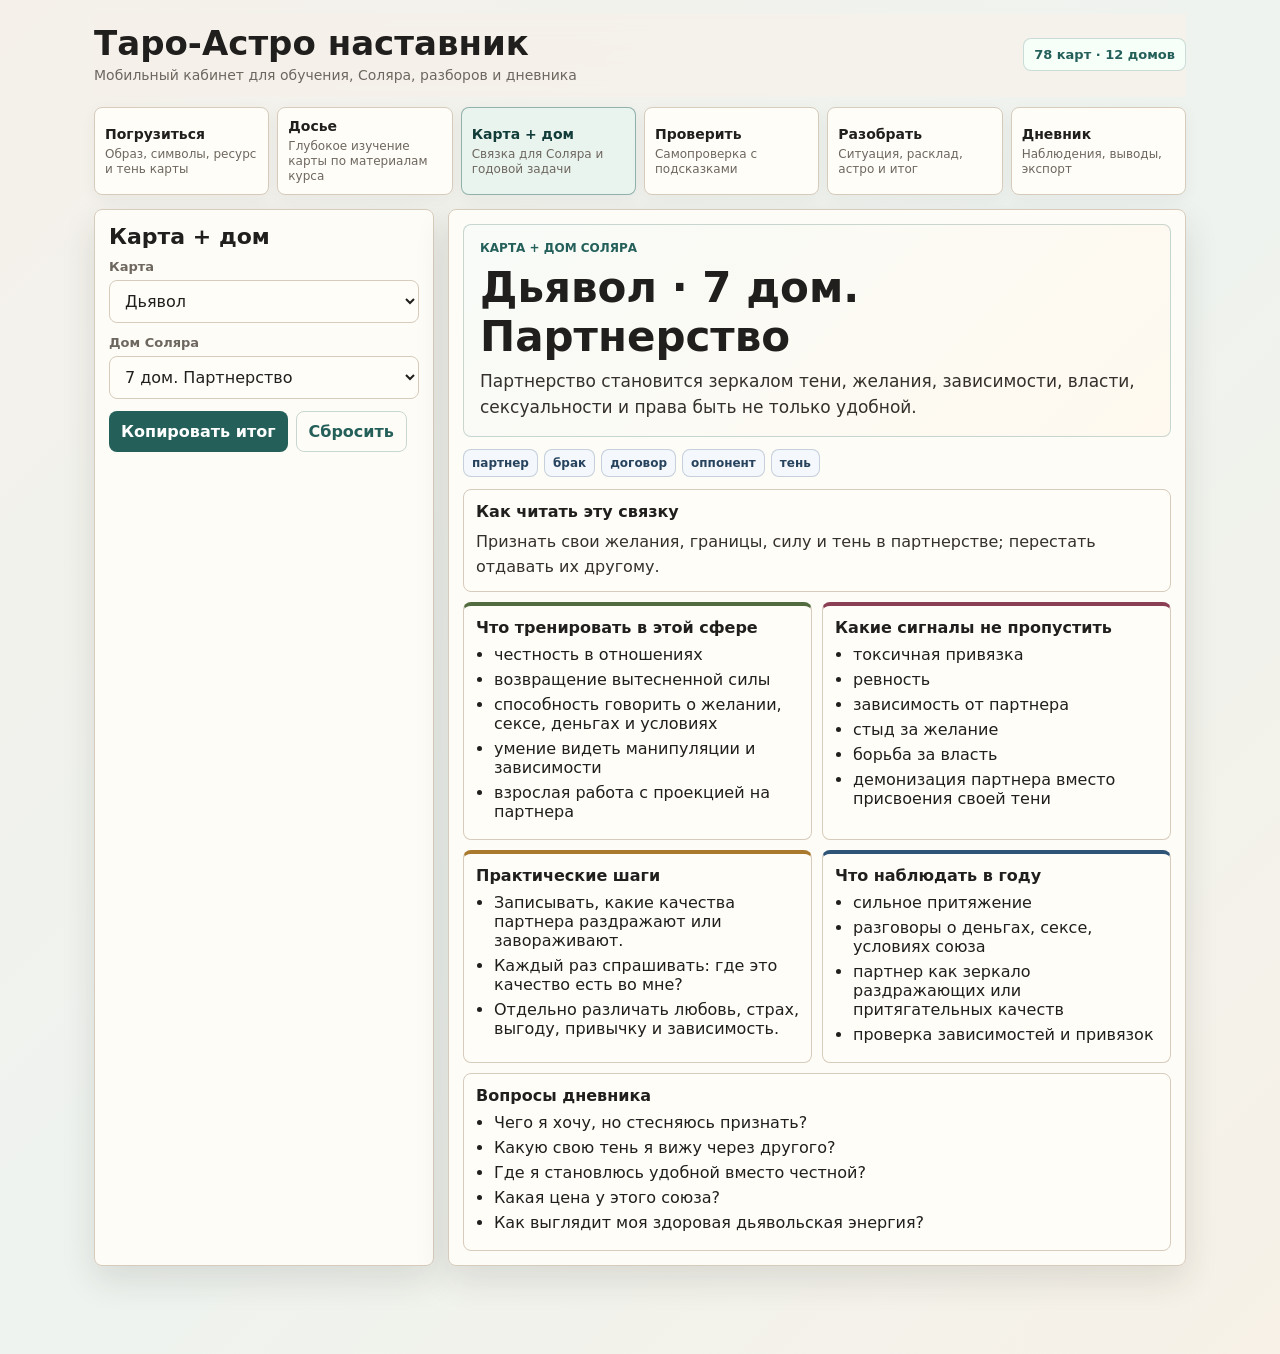
<file: index.html>
<!doctype html>
<html lang="ru">
  <head>
    <meta charset="UTF-8" />
    <meta name="viewport" content="width=device-width, initial-scale=1.0" />
    <title>Таро-Астро наставник</title>
    <link rel="stylesheet" href="./styles.css" />
  </head>
  <body>
    <div id="app"></div>
    <script src="./data.js"></script>
    <script src="./app.js"></script>
  </body>
</html>
</file>
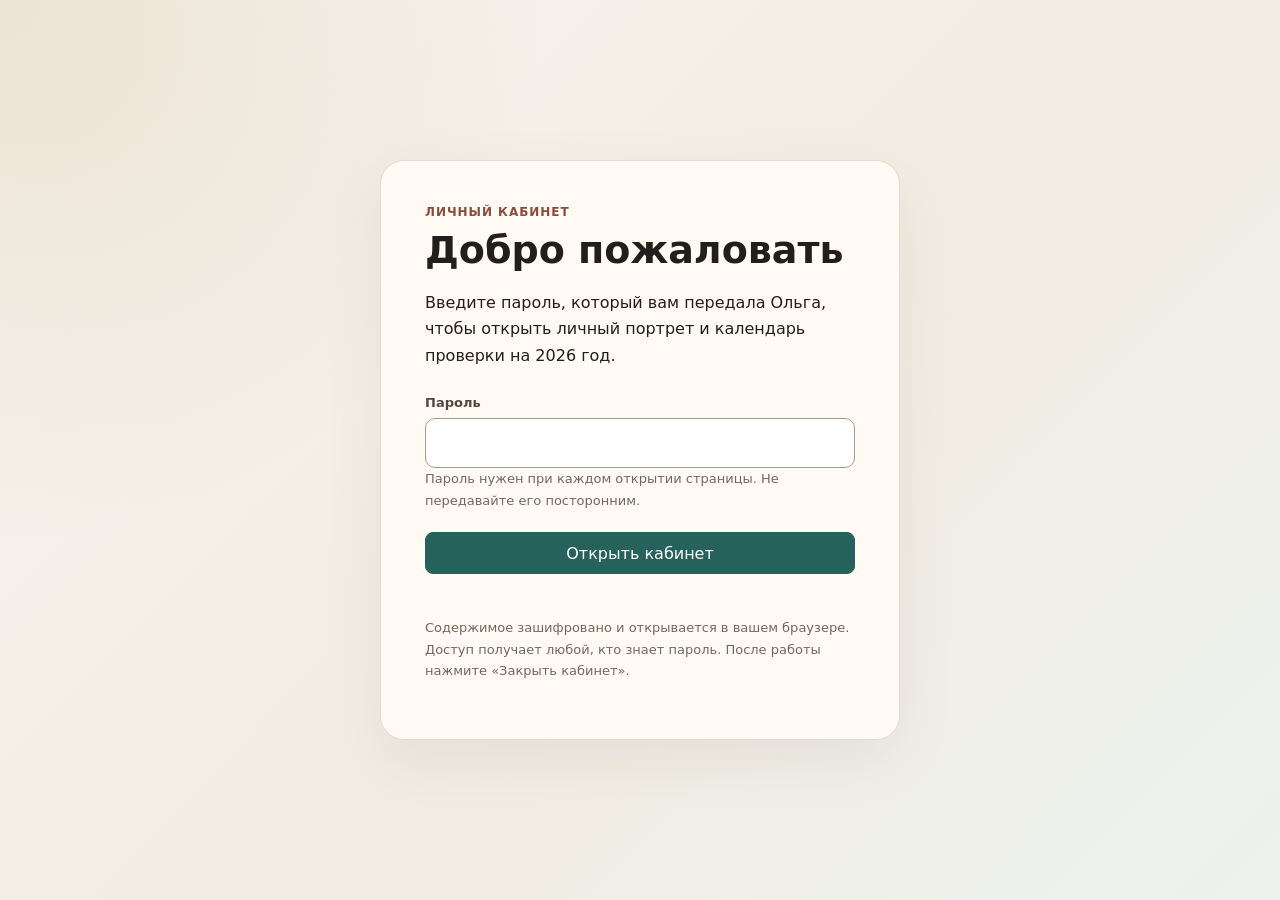
<file: alexey-practical-profile/index.html>
<!doctype html>
<html lang="ru">
<head>
<meta charset="utf-8"><meta name="viewport" content="width=device-width,initial-scale=1">
<meta name="robots" content="noindex,nofollow,noarchive"><meta name="referrer" content="no-referrer">
<meta http-equiv="Content-Security-Policy" content="default-src 'self'; script-src 'self'; style-src 'self'; img-src 'self' data:; connect-src 'self'; form-action 'none'; base-uri 'none'; object-src 'none'">
<title>Личный кабинет — вход</title><link rel="stylesheet" href="./styles.css?v=alexey-2">
<link rel="stylesheet" href="./alexey.css?v=2"></head>
<body>
<main id="login-screen" class="login-screen">
<section class="login-card" aria-labelledby="login-title">
<div class="eyebrow">Личный кабинет</div>
<h1 id="login-title">Добро пожаловать</h1>
<p>Введите пароль, который вам передала Ольга, чтобы открыть личный портрет и календарь проверки на 2026 год.</p>
<form id="unlock-form">
<label for="cabinet-password">Пароль</label>
<input id="cabinet-password" name="password" type="password" autocomplete="current-password"  required aria-describedby="password-note">
<p id="password-note" class="notice">Пароль нужен при каждом открытии страницы. Не передавайте его посторонним.</p>
<button class="primary-button" id="unlock-button" type="submit">Открыть кабинет</button>
<p id="unlock-status" role="status" aria-live="polite"></p>
</form>
<p class="notice">Содержимое зашифровано и открывается в вашем браузере. Доступ получает любой, кто знает пароль. После работы нажмите «Закрыть кабинет».</p>
<noscript>Для расшифровки и обратной связи включите JavaScript.</noscript>
</section>
</main>
<div id="app"></div><script src="./unlock.js?v=alexey-2"></script>
</body></html>
</file>
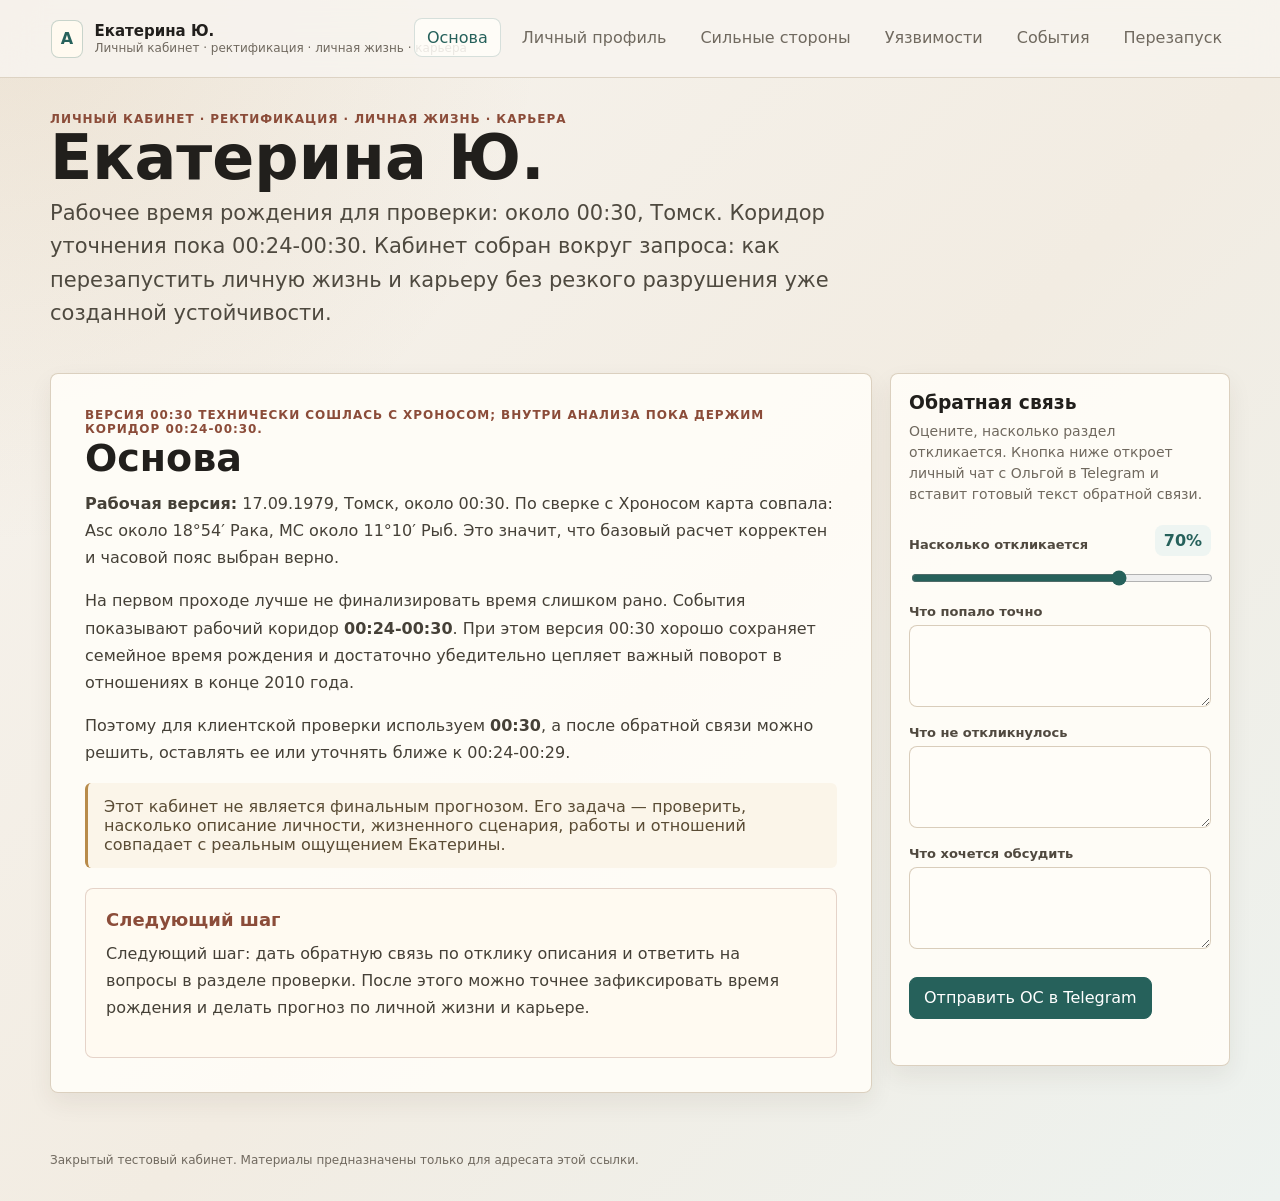
<file: ekaterina-yu-1979/index.html>
﻿<!doctype html><html lang="ru"><head><meta charset="UTF-8"/><meta name="viewport" content="width=device-width,initial-scale=1.0"/><title>Екатерина Ю. — личный кабинет</title><link rel="stylesheet" href="./styles.css"/></head><body><div id="app"></div><script src="./data.js"></script><script src="./single-client.js"></script></body></html>
</file>
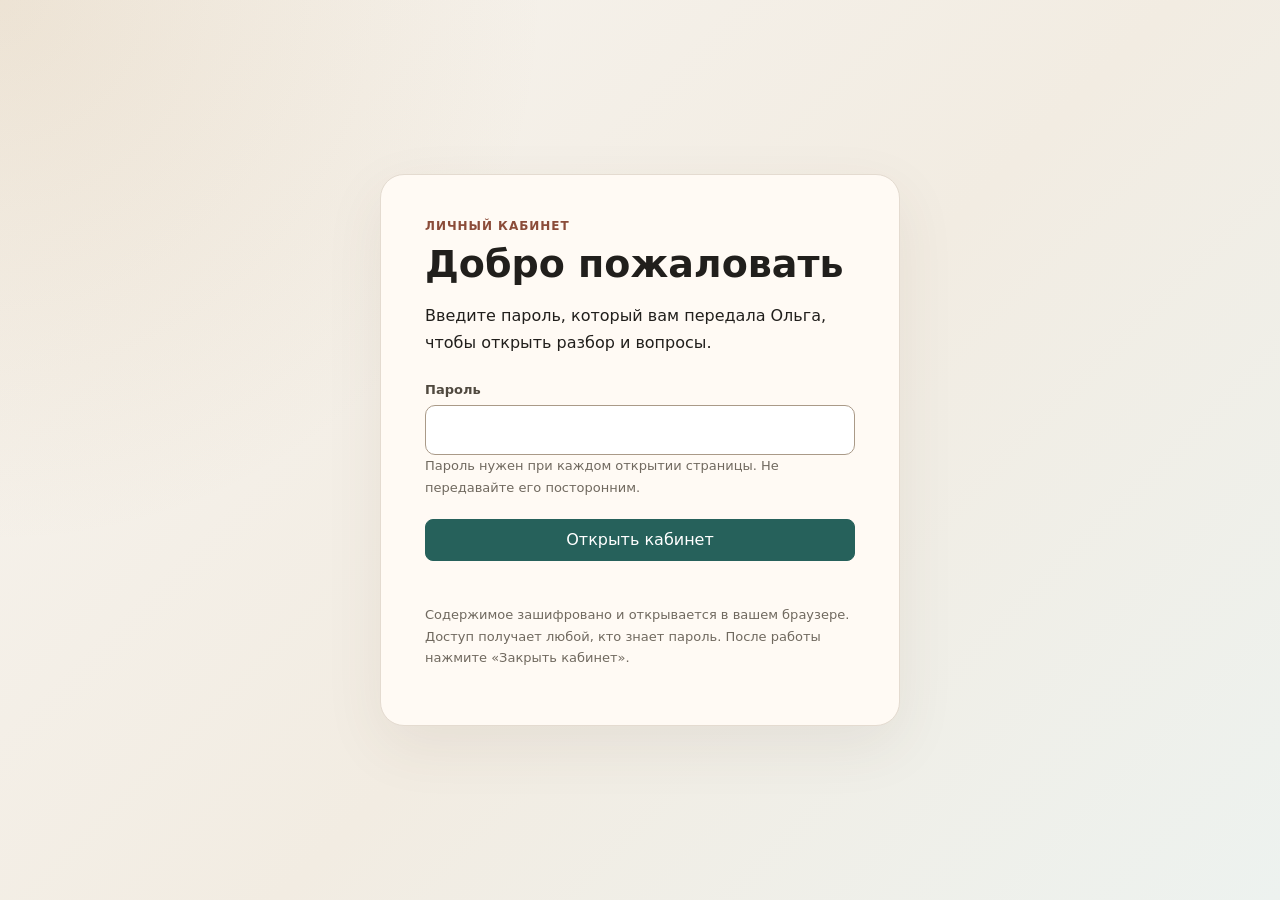
<file: maria-creative-path/index.html>
<!doctype html>
<html lang="ru">
<head>
<meta charset="utf-8"><meta name="viewport" content="width=device-width,initial-scale=1">
<meta name="robots" content="noindex,nofollow,noarchive"><meta name="referrer" content="no-referrer">
<meta http-equiv="Content-Security-Policy" content="default-src 'self'; script-src 'self'; style-src 'self'; img-src 'self' data:; connect-src 'self'; form-action 'none'; base-uri 'none'; object-src 'none'">
<title>Личный кабинет — вход</title><link rel="stylesheet" href="./styles.css?v=profile-2">
</head>
<body>
<main id="login-screen" class="login-screen">
<section class="login-card" aria-labelledby="login-title">
<div class="eyebrow">Личный кабинет</div>
<h1 id="login-title">Добро пожаловать</h1>
<p>Введите пароль, который вам передала Ольга, чтобы открыть разбор и вопросы.</p>
<form id="unlock-form">
<label for="cabinet-password">Пароль</label>
<input id="cabinet-password" name="password" type="password" autocomplete="current-password" inputmode="numeric" required aria-describedby="password-note">
<p id="password-note" class="notice">Пароль нужен при каждом открытии страницы. Не передавайте его посторонним.</p>
<button class="primary-button" id="unlock-button" type="submit">Открыть кабинет</button>
<p id="unlock-status" role="status" aria-live="polite"></p>
</form>
<p class="notice">Содержимое зашифровано и открывается в вашем браузере. Доступ получает любой, кто знает пароль. После работы нажмите «Закрыть кабинет».</p>
<noscript>Для расшифровки и обратной связи включите JavaScript.</noscript>
</section>
</main>
<div id="app"></div><script src="./unlock.js?v=profile-2"></script>
</body></html>
</file>
<file: styles.css>
:root {
  --bg: #f5f1ea;
  --surface: #fffdf8;
  --panel: #fbf7ef;
  --ink: #201f1d;
  --muted: #6d675f;
  --line: #d7cbbc;
  --teal: #245f5a;
  --berry: #8a3f55;
  --gold: #a9792d;
  --blue: #2e5578;
  --green: #526c3f;
  --danger: #94483e;
  --shadow: 0 14px 34px rgba(45, 38, 30, 0.12);
}

* { box-sizing: border-box; }

body {
  margin: 0;
  min-height: 100vh;
  background: linear-gradient(135deg, #f5f1ea 0%, #eef3ef 52%, #f7f1e7 100%);
  color: var(--ink);
  font-family: Inter, ui-sans-serif, system-ui, -apple-system, BlinkMacSystemFont, "Segoe UI", sans-serif;
}

button, input, textarea, select { font: inherit; }

button {
  border: 0;
  cursor: pointer;
}

.app-shell {
  width: min(1120px, 100%);
  margin: 0 auto;
  padding: 14px 14px 88px;
}

.topbar {
  position: sticky;
  top: 0;
  z-index: 10;
  display: flex;
  justify-content: space-between;
  align-items: center;
  gap: 12px;
  padding: 12px 0 14px;
  background: rgba(245, 241, 234, 0.9);
  backdrop-filter: blur(14px);
}

.brand {
  min-width: 0;
}

.brand h1 {
  margin: 0;
  font-size: clamp(20px, 6vw, 34px);
  line-height: 1.04;
  letter-spacing: 0;
}

.brand p {
  margin: 6px 0 0;
  color: var(--muted);
  font-size: 14px;
}

.status-pill {
  flex: 0 0 auto;
  padding: 8px 10px;
  border: 1px solid rgba(36, 95, 90, 0.22);
  border-radius: 8px;
  color: var(--teal);
  background: #f7fff9;
  font-size: 13px;
  font-weight: 700;
}

.mode-grid {
  display: grid;
  grid-template-columns: repeat(6, minmax(0, 1fr));
  gap: 8px;
  margin: 10px 0 14px;
}

.mode-btn {
  min-height: 64px;
  padding: 10px;
  border: 1px solid var(--line);
  border-radius: 8px;
  background: var(--surface);
  color: var(--ink);
  text-align: left;
  box-shadow: 0 4px 16px rgba(45, 38, 30, 0.05);
}

.mode-btn strong {
  display: block;
  font-size: 14px;
}

.mode-btn span {
  display: block;
  margin-top: 5px;
  color: var(--muted);
  font-size: 12px;
  line-height: 1.25;
}

.mode-btn.active {
  border-color: rgba(36, 95, 90, 0.45);
  background: #eaf4ef;
  color: #123c39;
}

.layout {
  display: grid;
  grid-template-columns: minmax(260px, 340px) minmax(0, 1fr);
  gap: 14px;
}

.panel {
  border: 1px solid var(--line);
  border-radius: 8px;
  background: rgba(255, 253, 248, 0.94);
  box-shadow: var(--shadow);
}

.panel-inner {
  padding: 14px;
}

.panel h2, .panel h3 {
  margin: 0 0 10px;
  letter-spacing: 0;
}

.panel h2 { font-size: 22px; }
.panel h3 { font-size: 17px; }

.field {
  display: grid;
  gap: 6px;
  margin-bottom: 12px;
}

.field label {
  color: var(--muted);
  font-size: 13px;
  font-weight: 700;
}

select, input, textarea {
  width: 100%;
  border: 1px solid var(--line);
  border-radius: 8px;
  background: #fffdf8;
  color: var(--ink);
  padding: 10px 11px;
}

textarea {
  min-height: 110px;
  resize: vertical;
}

.primary, .secondary, .quiet {
  display: inline-flex;
  align-items: center;
  justify-content: center;
  gap: 8px;
  min-height: 40px;
  padding: 10px 12px;
  border-radius: 8px;
  font-weight: 750;
}

.primary { background: var(--teal); color: white; }
.secondary { background: #efe5d5; color: #493724; }
.quiet { background: transparent; color: var(--teal); border: 1px solid rgba(36,95,90,.24); }

.button-row {
  display: flex;
  flex-wrap: wrap;
  gap: 8px;
}

.result {
  display: grid;
  gap: 12px;
}

.hero-card {
  border: 1px solid rgba(36, 95, 90, 0.24);
  border-radius: 8px;
  background: linear-gradient(135deg, #f8fbf8, #fff9ef);
  padding: 16px;
}

.hero-card .kicker {
  margin: 0 0 8px;
  color: var(--teal);
  font-size: 12px;
  font-weight: 800;
  text-transform: uppercase;
}

.hero-card h2 {
  margin: 0 0 8px;
  font-size: clamp(24px, 7vw, 42px);
}

.formula {
  margin: 0;
  color: #34302b;
  font-size: 17px;
  line-height: 1.48;
}

.info-grid {
  display: grid;
  grid-template-columns: repeat(2, minmax(0, 1fr));
  gap: 10px;
}

.info-block {
  border: 1px solid var(--line);
  border-radius: 8px;
  background: #fffdf8;
  padding: 12px;
}

.info-block.resource { border-top: 4px solid var(--green); }
.info-block.shadow { border-top: 4px solid var(--berry); }
.info-block.practice { border-top: 4px solid var(--gold); }
.info-block.observe { border-top: 4px solid var(--blue); }
.info-block.wide { grid-column: 1 / -1; }

.info-block h3 {
  margin: 0 0 8px;
  font-size: 16px;
}

.prose {
  margin: 0;
  color: #34302b;
  line-height: 1.58;
}

.dossier-tabs {
  display: flex;
  gap: 6px;
  overflow-x: auto;
  padding: 0 0 6px;
  scrollbar-width: thin;
}

.tab-btn {
  flex: 0 0 auto;
  min-height: 38px;
  padding: 8px 10px;
  border: 1px solid var(--line);
  border-radius: 8px;
  background: #fffdf8;
  color: var(--muted);
  font-weight: 750;
  white-space: nowrap;
}

.tab-btn.active {
  border-color: rgba(36, 95, 90, 0.42);
  background: #eaf4ef;
  color: var(--teal);
}

.dossier-text {
  white-space: pre-wrap;
  line-height: 1.62;
  font-size: 15px;
}

.dossier-text strong {
  font-weight: 800;
}

ul.clean {
  margin: 0;
  padding-left: 18px;
}

ul.clean li { margin: 6px 0; }

.chips {
  display: flex;
  flex-wrap: wrap;
  gap: 6px;
}

.chip {
  border: 1px solid rgba(46, 85, 120, 0.24);
  border-radius: 8px;
  padding: 6px 8px;
  background: #f4f7fb;
  color: #27435e;
  font-size: 12px;
  font-weight: 700;
}

.journal-list {
  display: grid;
  gap: 8px;
  margin-top: 12px;
}

.journal-item {
  border: 1px solid var(--line);
  border-radius: 8px;
  background: var(--surface);
  padding: 10px;
}

.journal-item time {
  display: block;
  color: var(--muted);
  font-size: 12px;
  margin-bottom: 6px;
}

.bottom-nav {
  position: fixed;
  left: 0;
  right: 0;
  bottom: 0;
  z-index: 30;
  display: none;
  grid-template-columns: repeat(6, 1fr);
  gap: 1px;
  border-top: 1px solid var(--line);
  background: var(--line);
}

.bottom-nav button {
  min-height: 58px;
  padding: 7px 4px;
  background: rgba(255, 253, 248, 0.96);
  color: var(--muted);
  font-size: 11px;
  font-weight: 750;
}

.bottom-nav button.active {
  color: var(--teal);
  background: #eaf4ef;
}

.empty {
  color: var(--muted);
  padding: 20px;
  text-align: center;
}

@media (max-width: 820px) {
  .app-shell { padding: 10px 10px 78px; }
  .status-pill { display: none; }
  .mode-grid { display: none; }
  .layout { grid-template-columns: 1fr; }
  .info-grid { grid-template-columns: 1fr; }
  .bottom-nav { display: grid; }
  .panel-inner { padding: 12px; }
  .topbar { align-items: flex-start; }
}
</file>
<file: alexey-practical-profile/styles.css>
:root {
  --bg: #f7f4ef;
  --paper: #fffdf8;
  --ink: #211f1c;
  --muted: #70695f;
  --soft: #e9dfd1;
  --line: #d8cbb9;
  --accent: #26615b;
  --accent-2: #8b4c39;
  --gold: #b88b4a;
  --blue: #334e68;
  --shadow: 0 18px 50px rgba(62, 45, 28, 0.12);
}

* {
  box-sizing: border-box;
}

body {
  margin: 0;
  min-height: 100vh;
  background:
    radial-gradient(circle at top left, rgba(184, 139, 74, 0.16), transparent 34rem),
    linear-gradient(135deg, #f7f4ef 0%, #f2ece2 54%, #edf2ef 100%);
  color: var(--ink);
  font-family: Inter, ui-sans-serif, system-ui, -apple-system, BlinkMacSystemFont, "Segoe UI", sans-serif;
}

button,
input,
textarea,
select {
  font: inherit;
}

a {
  color: inherit;
}

.shell {
  min-height: 100vh;
}

.topbar {
  position: sticky;
  top: 0;
  z-index: 20;
  display: flex;
  align-items: center;
  justify-content: space-between;
  gap: 16px;
  padding: 18px clamp(18px, 4vw, 54px);
  border-bottom: 1px solid rgba(216, 203, 185, 0.8);
  background: rgba(247, 244, 239, 0.86);
  backdrop-filter: blur(18px);
}

.brand {
  display: flex;
  align-items: center;
  gap: 12px;
  min-width: 0;
}

.brand-mark {
  display: grid;
  width: 38px;
  height: 38px;
  place-items: center;
  border: 1px solid rgba(38, 97, 91, 0.25);
  border-radius: 8px;
  background: #fffaf0;
  color: var(--accent);
  font-weight: 750;
}

.brand-text {
  min-width: 0;
}

.brand-title {
  font-size: 15px;
  font-weight: 760;
  white-space: nowrap;
}

.brand-subtitle {
  color: var(--muted);
  font-size: 12px;
  margin-top: 1px;
  white-space: nowrap;
}

.nav {
  display: flex;
  gap: 8px;
  align-items: center;
  overflow-x: auto;
  padding-bottom: 2px;
}

.nav button,
.link-button,
.secondary-button,
.primary-button,
.ghost-button {
  border: 1px solid transparent;
  border-radius: 8px;
  cursor: pointer;
  transition: 160ms ease;
  white-space: nowrap;
}

.nav button {
  padding: 9px 12px;
  background: transparent;
  color: var(--muted);
}

.nav button.active,
.nav button:hover {
  border-color: rgba(38, 97, 91, 0.18);
  background: rgba(255, 253, 248, 0.86);
  color: var(--accent);
}

.main {
  width: min(1180px, calc(100% - 32px));
  margin: 0 auto;
  padding: 34px 0 60px;
}

.hero {
  display: grid;
  grid-template-columns: minmax(0, 1.2fr) minmax(280px, 0.8fr);
  gap: 26px;
  align-items: stretch;
  padding: clamp(22px, 4vw, 42px);
  border: 1px solid rgba(216, 203, 185, 0.88);
  border-radius: 8px;
  background:
    linear-gradient(145deg, rgba(255, 253, 248, 0.94), rgba(243, 237, 228, 0.9)),
    url("data:image/svg+xml,%3Csvg width='240' height='240' viewBox='0 0 240 240' xmlns='http://www.w3.org/2000/svg'%3E%3Cg fill='none' stroke='%23d8cbb9' stroke-width='1' opacity='.45'%3E%3Cpath d='M16 120h208M120 16v208M35 35l170 170M205 35L35 205'/%3E%3Ccircle cx='120' cy='120' r='82'/%3E%3Ccircle cx='120' cy='120' r='32'/%3E%3C/g%3E%3C/svg%3E");
  box-shadow: var(--shadow);
}

.eyebrow {
  color: var(--accent-2);
  font-size: 12px;
  font-weight: 760;
  letter-spacing: 0.08em;
  text-transform: uppercase;
}

h1,
h2,
h3,
p {
  margin-top: 0;
}

h1 {
  max-width: 760px;
  margin-bottom: 16px;
  font-size: clamp(34px, 5vw, 62px);
  line-height: 1.02;
  letter-spacing: 0;
}

.lead {
  max-width: 720px;
  color: #4e493f;
  font-size: clamp(17px, 2vw, 21px);
  line-height: 1.58;
}

.hero-actions,
.section-actions {
  display: flex;
  flex-wrap: wrap;
  gap: 10px;
  margin-top: 24px;
}

.primary-button,
.secondary-button,
.ghost-button {
  min-height: 42px;
  padding: 10px 14px;
}

.primary-button {
  border-color: var(--accent);
  background: var(--accent);
  color: #fff;
}

.primary-button:hover {
  background: #1d514c;
}

.secondary-button {
  border-color: rgba(38, 97, 91, 0.24);
  background: #fffdf8;
  color: var(--accent);
}

.secondary-button:hover,
.ghost-button:hover {
  border-color: rgba(38, 97, 91, 0.5);
}

.ghost-button {
  border-color: rgba(216, 203, 185, 0.92);
  background: rgba(255, 253, 248, 0.58);
  color: var(--muted);
}

.hero-panel {
  display: flex;
  flex-direction: column;
  justify-content: space-between;
  gap: 24px;
  padding: 20px;
  border: 1px solid rgba(216, 203, 185, 0.9);
  border-radius: 8px;
  background: rgba(255, 253, 248, 0.78);
}

.metric {
  display: grid;
  grid-template-columns: 1fr auto;
  gap: 8px;
  padding: 14px 0;
  border-bottom: 1px solid rgba(216, 203, 185, 0.7);
}

.metric:last-child {
  border-bottom: 0;
}

.metric-label {
  color: var(--muted);
  font-size: 13px;
}

.metric-value {
  color: var(--accent);
  font-weight: 760;
}

.grid {
  display: grid;
  grid-template-columns: repeat(3, minmax(0, 1fr));
  gap: 16px;
  margin-top: 22px;
}

.client-card,
.content-card,
.feedback-card,
.admin-card {
  border: 1px solid rgba(216, 203, 185, 0.9);
  border-radius: 8px;
  background: rgba(255, 253, 248, 0.9);
  box-shadow: 0 10px 24px rgba(62, 45, 28, 0.07);
}

.client-card {
  display: flex;
  flex-direction: column;
  min-height: 260px;
  padding: 20px;
}

.client-card h2 {
  margin-bottom: 8px;
  font-size: 24px;
}

.tags {
  display: flex;
  flex-wrap: wrap;
  gap: 7px;
  margin: 14px 0 18px;
}

.tag {
  padding: 5px 8px;
  border: 1px solid rgba(216, 203, 185, 0.9);
  border-radius: 999px;
  background: #f9f5ee;
  color: #665d51;
  font-size: 12px;
}

.client-card p {
  color: var(--muted);
  line-height: 1.52;
}

.client-card .primary-button {
  align-self: flex-start;
  margin-top: auto;
}

.page-head {
  display: grid;
  grid-template-columns: minmax(0, 1fr) auto;
  gap: 20px;
  align-items: end;
  margin-bottom: 22px;
}

.page-head h1 {
  margin-bottom: 8px;
}

.page-head .lead {
  max-width: 780px;
}

.tabs {
  display: flex;
  gap: 8px;
  overflow-x: auto;
  margin: 18px 0 24px;
  padding-bottom: 4px;
}

.tab {
  flex: 0 0 auto;
  min-height: 40px;
  padding: 8px 12px;
  border: 1px solid rgba(216, 203, 185, 0.9);
  border-radius: 8px;
  background: rgba(255, 253, 248, 0.72);
  color: var(--muted);
  cursor: pointer;
}

.tab.active {
  border-color: rgba(38, 97, 91, 0.38);
  background: #fffdf8;
  color: var(--accent);
  box-shadow: 0 8px 18px rgba(38, 97, 91, 0.08);
}

.section-layout {
  display: grid;
  grid-template-columns: minmax(0, 1fr) 340px;
  gap: 18px;
  align-items: start;
}

.content-card {
  padding: clamp(20px, 4vw, 34px);
}

.content-card h2 {
  font-size: clamp(27px, 3vw, 38px);
  margin-bottom: 10px;
}

.content-card h3 {
  margin: 28px 0 10px;
  color: var(--accent);
  font-size: 18px;
}

.content-card p,
.content-card li {
  color: #454037;
  font-size: 16px;
  line-height: 1.7;
}

.content-card ul {
  padding-left: 20px;
}

.note {
  padding: 14px 16px;
  border-left: 3px solid var(--gold);
  border-radius: 6px;
  background: #fbf5e9;
  color: #5a4c35;
}

.feedback-card {
  position: sticky;
  top: 92px;
  padding: 18px;
}

.feedback-card h3 {
  margin-bottom: 8px;
}

.feedback-card p {
  color: var(--muted);
  font-size: 14px;
  line-height: 1.5;
}

.rating-row {
  display: grid;
  grid-template-columns: 1fr auto;
  gap: 10px;
  align-items: center;
  margin: 18px 0 10px;
}

.rating-value {
  min-width: 56px;
  padding: 6px 8px;
  border-radius: 8px;
  background: #eef5f2;
  color: var(--accent);
  text-align: center;
  font-weight: 760;
}

input[type="range"] {
  width: 100%;
  accent-color: var(--accent);
}

label {
  display: block;
  margin: 14px 0 6px;
  color: #50493f;
  font-size: 13px;
  font-weight: 700;
}

textarea,
input[type="text"] {
  width: 100%;
  border: 1px solid rgba(216, 203, 185, 0.96);
  border-radius: 8px;
  background: #fffdf8;
  color: var(--ink);
  padding: 10px 11px;
  outline: none;
}

textarea {
  min-height: 82px;
  resize: vertical;
}

textarea:focus,
input[type="text"]:focus {
  border-color: rgba(38, 97, 91, 0.55);
  box-shadow: 0 0 0 3px rgba(38, 97, 91, 0.09);
}

.saved {
  min-height: 18px;
  margin-top: 10px;
  color: var(--accent);
  font-size: 13px;
}

.next-card {
  margin-top: 20px;
  padding: 20px;
  border: 1px solid rgba(139, 76, 57, 0.22);
  border-radius: 8px;
  background: rgba(255, 250, 241, 0.88);
}

.next-card h3 {
  margin-top: 0;
  color: var(--accent-2);
}

.admin-grid {
  display: grid;
  grid-template-columns: repeat(2, minmax(0, 1fr));
  gap: 16px;
}

.admin-card {
  padding: 18px;
}

.feedback-list {
  display: grid;
  gap: 10px;
  max-height: 420px;
  overflow: auto;
}

.feedback-item {
  padding: 12px;
  border: 1px solid rgba(216, 203, 185, 0.8);
  border-radius: 8px;
  background: #fffaf0;
}

.feedback-item strong {
  color: var(--accent);
}

.empty {
  padding: 18px;
  border: 1px dashed rgba(112, 105, 95, 0.36);
  border-radius: 8px;
  color: var(--muted);
}

.footer {
  width: min(1180px, calc(100% - 32px));
  margin: 0 auto;
  padding: 0 0 34px;
  color: var(--muted);
  font-size: 12px;
}

@media (max-width: 920px) {
  .hero,
  .section-layout,
  .page-head {
    grid-template-columns: 1fr;
  }

  .grid,
  .admin-grid {
    grid-template-columns: 1fr;
  }

  .feedback-card {
    position: static;
  }

  .topbar {
    align-items: flex-start;
    flex-direction: column;
  }
}

@media (max-width: 560px) {
  .main {
    width: min(100% - 22px, 1180px);
    padding-top: 20px;
  }

  .hero {
    padding: 20px;
  }

  .brand-title,
  .brand-subtitle {
    white-space: normal;
  }
}

.nav{max-width:100%}.nav button{flex:0 0 auto}.topbar{position:static}.feedback-card{position:static}
select{width:100%;padding:10px;border:1px solid var(--line);border-radius:8px;background:var(--paper);color:var(--ink)}
.question-form{margin-top:28px;border-top:1px solid var(--line);padding-top:10px}.question-form label{font-size:15px;line-height:1.5}.field-hint{display:block;color:var(--muted);font-size:13px;margin-bottom:8px}.question-form textarea{min-height:95px}
button:focus-visible,a:focus-visible,select:focus-visible{outline:3px solid var(--gold);outline-offset:3px}
.feedback-card .section-actions{display:grid;gap:8px}.feedback-card button{white-space:normal}
.notice{font-size:13px;line-height:1.6;color:var(--muted)}.draft-actions{display:flex;flex-wrap:wrap;gap:8px;margin-top:16px}
dialog{width:min(760px,calc(100% - 24px));max-height:90vh;overflow:auto;border:1px solid var(--line);border-radius:12px;padding:24px;background:var(--paper);color:var(--ink)}
dialog::backdrop{background:rgba(20,30,28,.55)}dialog textarea{min-height:280px}.dialog-actions{display:flex;flex-wrap:wrap;gap:10px;margin-top:16px}.dialog-actions a{text-decoration:none;display:inline-flex;align-items:center}.status{min-height:1.5em;font-size:14px;line-height:1.5}
@media(min-width:921px){.topbar{flex-wrap:wrap}.nav{flex-wrap:wrap}.section-layout{grid-template-columns:minmax(0,1fr) 340px}}
@media(prefers-reduced-motion:reduce){*{transition:none!important}}

.login-screen{min-height:100vh;min-height:100dvh;display:grid;place-items:center;padding:24px}
.login-card{width:min(100%,520px);padding:clamp(24px,5vw,44px);background:#fffaf4;border:1px solid #e4dbd0;border-radius:24px;box-shadow:0 20px 60px #5a453014}
.login-card h1{font-size:clamp(28px,6vw,38px);margin:12px 0 20px}
.login-card p{line-height:1.65}.login-card form{margin-top:26px}
.login-card label{display:block;font-weight:600;margin-bottom:8px}
.login-card input{width:100%;box-sizing:border-box;font:inherit;font-size:20px;padding:12px 14px;border:1px solid #aa9a88;border-radius:10px;background:white}
.login-card input:focus-visible{outline:3px solid #476454;outline-offset:3px}
.login-card button{width:100%;margin-top:8px}.login-card button:disabled{opacity:.65;cursor:wait}
#unlock-status{min-height:1.7em}#lock-cabinet{white-space:nowrap}

.profile-topic{margin-top:36px;padding-top:26px;border-top:1px solid #dacfc2;scroll-margin-top:24px}
.profile-topic h3{font-size:1.25rem;line-height:1.4}.profile-topic h3:focus{outline:none}
.astro-basis{font-size:.88rem;line-height:1.5;color:#635e55;background:#f0ece4;border-radius:10px;padding:12px 14px}
.profile-jump{display:flex;flex-wrap:wrap;gap:8px;margin:22px 0}
.profile-jump button{font-size:.85rem;text-align:left;line-height:1.4;padding:8px 12px}
.question-form-inline{margin-top:18px;padding:18px;background:#f8f4ec;border-radius:14px}
.question-form-inline select{width:100%;box-sizing:border-box;font:inherit;min-height:44px;padding:10px;border:1px solid #b3a48e;border-radius:8px;background:#fff}
.chart-basis, .profile-topic details{padding:16px;border:1px solid #dacfc2;border-radius:12px;margin:18px 0}
.chart-basis summary,.profile-topic summary{cursor:pointer;font-weight:600;line-height:1.5}
.chart-table-wrap{overflow-x:auto;margin:16px 0}
.chart-table-wrap table{border-collapse:collapse;width:100%;font-size:.9rem}
.chart-table-wrap th,.chart-table-wrap td{padding:10px;text-align:left;border-bottom:1px solid #d9d0c3;vertical-align:top}
.chart-table-wrap th{background:#f0ece4}
@media(max-width:640px){.question-form-inline{padding:12px}.profile-jump{display:grid;grid-template-columns:1fr}.chart-basis{padding:12px}}
</file>
<file: alexey-practical-profile/alexey.css>
.alexey-content{max-width:none}.alexey-shell .main{max-width:1160px;margin:0 auto}
.alexey-shell .page-head{display:flex;align-items:end;justify-content:space-between;gap:20px}
.alexey-shell .page-head h1{outline:none}.progress-label{white-space:nowrap;font-size:.88rem;color:#5c655b}
.comparison-topic{padding:28px 0 34px;border-bottom:1px solid #ded5c8}.comparison-topic h3{font-size:1.45rem;line-height:1.4;margin:8px 0 22px}
.comparison-grid{display:grid;grid-template-columns:minmax(0,1fr) minmax(0,1fr);gap:20px}
.variant-card{min-width:0;border:1px solid #d8ccbd;border-radius:16px;background:#fbf8f1;padding:22px}
.variant-card p{line-height:1.75}.variant-badge{display:inline-block;padding:6px 12px;border-radius:20px;background:#e6eadd;color:#384b3e;font-size:.88rem;font-weight:700;margin-bottom:8px}
.choice-fieldset{border:0;padding:0;margin:22px 0 10px;min-width:0}.choice-fieldset legend{font-weight:700;margin-bottom:12px}
.choice-options{display:flex;flex-wrap:wrap;gap:10px}.choice-pill{display:flex;align-items:center;gap:8px;border:1px solid #b5b6a6;padding:11px 13px;border-radius:12px;background:#fff;cursor:pointer;min-height:44px;box-sizing:border-box}
.choice-pill.is-selected{background:#e0e9dc;border-color:#465f49;color:#243b2a}.choice-pill input{accent-color:#465f49;width:18px;height:18px;flex-shrink:0;margin:0}
.choice-pill:focus-within{outline:3px solid #8d9f79;outline-offset:3px}
.neither-note{margin-top:14px;padding:16px;border-radius:12px;background:#f0ecdf}.neither-note[hidden]{display:none}
.draft-panel{padding:24px;margin-top:24px;background:#f3efe6;border:1px solid #ded5c8;border-radius:16px}
.draft-panel .section-actions{display:flex;flex-wrap:wrap;gap:10px}.draft-panel .notice{margin-top:16px}
.section-intro{font-size:1.05rem;line-height:1.7}.empty-state{padding:20px 0}.empty-state button{margin:10px 10px 0 0}
.question-topic{padding:24px 0;border-bottom:1px solid #ded5c8}.question-topic h3{font-size:1.3rem}
.answer-field{margin:24px 0}.answer-field label{display:block;font-weight:600;line-height:1.5}.answer-field textarea{width:100%;min-height:125px;box-sizing:border-box;resize:vertical;font:inherit;padding:12px;border:1px solid #b7aa96;border-radius:10px;background:#fff}
.answer-field textarea:focus-visible{outline:3px solid #8d9f79;outline-offset:2px}
.feedback-preview{white-space:pre-wrap;overflow-wrap:anywhere;font:inherit;line-height:1.7;padding:22px;border-radius:14px;background:#f8f4ec;border:1px solid #ded5c8}
@media(max-width:760px){.comparison-grid{grid-template-columns:1fr}.variant-card{padding:18px}.choice-options{display:grid;grid-template-columns:1fr}.choice-pill{width:100%}.alexey-shell .page-head{display:block}.draft-panel{padding:18px}.comparison-topic h3{font-size:1.25rem}.feedback-preview{padding:16px}}
@media(prefers-reduced-motion:reduce){*{scroll-behavior:auto!important}}

.forecast-list{display:grid;gap:22px;margin-top:24px}.forecast-period{border:1px solid #d8ccbd;border-radius:18px;background:#fbf8f1;padding:26px}.forecast-period h3{font-size:1.4rem;line-height:1.35;margin:18px 0 12px}.forecast-period>p{line-height:1.75}.period-meta{display:flex;align-items:center;gap:12px}.period-number{display:grid;place-items:center;width:42px;height:42px;border-radius:50%;background:#405847;color:#fff;font-weight:700}.period-range{font-weight:700}.period-status{display:inline-block;margin-top:4px;color:#5c655b;font-size:.86rem}.check-box{margin:20px 0;padding:16px 18px;border-left:4px solid #74866b;background:#eef1e8;border-radius:0 12px 12px 0}.check-box p{margin:6px 0 0;line-height:1.65}
@media(max-width:760px){.forecast-period{padding:19px}.forecast-period h3{font-size:1.24rem}}
</file>
<file: ekaterina-yu-1979/styles.css>
:root {
  --bg: #f7f4ef;
  --paper: #fffdf8;
  --ink: #211f1c;
  --muted: #70695f;
  --soft: #e9dfd1;
  --line: #d8cbb9;
  --accent: #26615b;
  --accent-2: #8b4c39;
  --gold: #b88b4a;
  --blue: #334e68;
  --shadow: 0 18px 50px rgba(62, 45, 28, 0.12);
}

* {
  box-sizing: border-box;
}

body {
  margin: 0;
  min-height: 100vh;
  background:
    radial-gradient(circle at top left, rgba(184, 139, 74, 0.16), transparent 34rem),
    linear-gradient(135deg, #f7f4ef 0%, #f2ece2 54%, #edf2ef 100%);
  color: var(--ink);
  font-family: Inter, ui-sans-serif, system-ui, -apple-system, BlinkMacSystemFont, "Segoe UI", sans-serif;
}

button,
input,
textarea,
select {
  font: inherit;
}

a {
  color: inherit;
}

.shell {
  min-height: 100vh;
}

.topbar {
  position: sticky;
  top: 0;
  z-index: 20;
  display: flex;
  align-items: center;
  justify-content: space-between;
  gap: 16px;
  padding: 18px clamp(18px, 4vw, 54px);
  border-bottom: 1px solid rgba(216, 203, 185, 0.8);
  background: rgba(247, 244, 239, 0.86);
  backdrop-filter: blur(18px);
}

.brand {
  display: flex;
  align-items: center;
  gap: 12px;
  min-width: 0;
}

.brand-mark {
  display: grid;
  width: 38px;
  height: 38px;
  place-items: center;
  border: 1px solid rgba(38, 97, 91, 0.25);
  border-radius: 8px;
  background: #fffaf0;
  color: var(--accent);
  font-weight: 750;
}

.brand-text {
  min-width: 0;
}

.brand-title {
  font-size: 15px;
  font-weight: 760;
  white-space: nowrap;
}

.brand-subtitle {
  color: var(--muted);
  font-size: 12px;
  margin-top: 1px;
  white-space: nowrap;
}

.nav {
  display: flex;
  gap: 8px;
  align-items: center;
  overflow-x: auto;
  padding-bottom: 2px;
}

.nav button,
.link-button,
.secondary-button,
.primary-button,
.ghost-button {
  border: 1px solid transparent;
  border-radius: 8px;
  cursor: pointer;
  transition: 160ms ease;
  white-space: nowrap;
}

.nav button {
  padding: 9px 12px;
  background: transparent;
  color: var(--muted);
}

.nav button.active,
.nav button:hover {
  border-color: rgba(38, 97, 91, 0.18);
  background: rgba(255, 253, 248, 0.86);
  color: var(--accent);
}

.main {
  width: min(1180px, calc(100% - 32px));
  margin: 0 auto;
  padding: 34px 0 60px;
}

.hero {
  display: grid;
  grid-template-columns: minmax(0, 1.2fr) minmax(280px, 0.8fr);
  gap: 26px;
  align-items: stretch;
  padding: clamp(22px, 4vw, 42px);
  border: 1px solid rgba(216, 203, 185, 0.88);
  border-radius: 8px;
  background:
    linear-gradient(145deg, rgba(255, 253, 248, 0.94), rgba(243, 237, 228, 0.9)),
    url("data:image/svg+xml,%3Csvg width='240' height='240' viewBox='0 0 240 240' xmlns='http://www.w3.org/2000/svg'%3E%3Cg fill='none' stroke='%23d8cbb9' stroke-width='1' opacity='.45'%3E%3Cpath d='M16 120h208M120 16v208M35 35l170 170M205 35L35 205'/%3E%3Ccircle cx='120' cy='120' r='82'/%3E%3Ccircle cx='120' cy='120' r='32'/%3E%3C/g%3E%3C/svg%3E");
  box-shadow: var(--shadow);
}

.eyebrow {
  color: var(--accent-2);
  font-size: 12px;
  font-weight: 760;
  letter-spacing: 0.08em;
  text-transform: uppercase;
}

h1,
h2,
h3,
p {
  margin-top: 0;
}

h1 {
  max-width: 760px;
  margin-bottom: 16px;
  font-size: clamp(34px, 5vw, 62px);
  line-height: 1.02;
  letter-spacing: 0;
}

.lead {
  max-width: 720px;
  color: #4e493f;
  font-size: clamp(17px, 2vw, 21px);
  line-height: 1.58;
}

.hero-actions,
.section-actions {
  display: flex;
  flex-wrap: wrap;
  gap: 10px;
  margin-top: 24px;
}

.primary-button,
.secondary-button,
.ghost-button {
  min-height: 42px;
  padding: 10px 14px;
}

.primary-button {
  border-color: var(--accent);
  background: var(--accent);
  color: #fff;
}

.primary-button:hover {
  background: #1d514c;
}

.secondary-button {
  border-color: rgba(38, 97, 91, 0.24);
  background: #fffdf8;
  color: var(--accent);
}

.secondary-button:hover,
.ghost-button:hover {
  border-color: rgba(38, 97, 91, 0.5);
}

.ghost-button {
  border-color: rgba(216, 203, 185, 0.92);
  background: rgba(255, 253, 248, 0.58);
  color: var(--muted);
}

.hero-panel {
  display: flex;
  flex-direction: column;
  justify-content: space-between;
  gap: 24px;
  padding: 20px;
  border: 1px solid rgba(216, 203, 185, 0.9);
  border-radius: 8px;
  background: rgba(255, 253, 248, 0.78);
}

.metric {
  display: grid;
  grid-template-columns: 1fr auto;
  gap: 8px;
  padding: 14px 0;
  border-bottom: 1px solid rgba(216, 203, 185, 0.7);
}

.metric:last-child {
  border-bottom: 0;
}

.metric-label {
  color: var(--muted);
  font-size: 13px;
}

.metric-value {
  color: var(--accent);
  font-weight: 760;
}

.grid {
  display: grid;
  grid-template-columns: repeat(3, minmax(0, 1fr));
  gap: 16px;
  margin-top: 22px;
}

.client-card,
.content-card,
.feedback-card,
.admin-card {
  border: 1px solid rgba(216, 203, 185, 0.9);
  border-radius: 8px;
  background: rgba(255, 253, 248, 0.9);
  box-shadow: 0 10px 24px rgba(62, 45, 28, 0.07);
}

.client-card {
  display: flex;
  flex-direction: column;
  min-height: 260px;
  padding: 20px;
}

.client-card h2 {
  margin-bottom: 8px;
  font-size: 24px;
}

.tags {
  display: flex;
  flex-wrap: wrap;
  gap: 7px;
  margin: 14px 0 18px;
}

.tag {
  padding: 5px 8px;
  border: 1px solid rgba(216, 203, 185, 0.9);
  border-radius: 999px;
  background: #f9f5ee;
  color: #665d51;
  font-size: 12px;
}

.client-card p {
  color: var(--muted);
  line-height: 1.52;
}

.client-card .primary-button {
  align-self: flex-start;
  margin-top: auto;
}

.page-head {
  display: grid;
  grid-template-columns: minmax(0, 1fr) auto;
  gap: 20px;
  align-items: end;
  margin-bottom: 22px;
}

.page-head h1 {
  margin-bottom: 8px;
}

.page-head .lead {
  max-width: 780px;
}

.tabs {
  display: flex;
  gap: 8px;
  overflow-x: auto;
  margin: 18px 0 24px;
  padding-bottom: 4px;
}

.tab {
  flex: 0 0 auto;
  min-height: 40px;
  padding: 8px 12px;
  border: 1px solid rgba(216, 203, 185, 0.9);
  border-radius: 8px;
  background: rgba(255, 253, 248, 0.72);
  color: var(--muted);
  cursor: pointer;
}

.tab.active {
  border-color: rgba(38, 97, 91, 0.38);
  background: #fffdf8;
  color: var(--accent);
  box-shadow: 0 8px 18px rgba(38, 97, 91, 0.08);
}

.section-layout {
  display: grid;
  grid-template-columns: minmax(0, 1fr) 340px;
  gap: 18px;
  align-items: start;
}

.content-card {
  padding: clamp(20px, 4vw, 34px);
}

.content-card h2 {
  font-size: clamp(27px, 3vw, 38px);
  margin-bottom: 10px;
}

.content-card h3 {
  margin: 28px 0 10px;
  color: var(--accent);
  font-size: 18px;
}

.content-card p,
.content-card li {
  color: #454037;
  font-size: 16px;
  line-height: 1.7;
}

.content-card ul {
  padding-left: 20px;
}

.note {
  padding: 14px 16px;
  border-left: 3px solid var(--gold);
  border-radius: 6px;
  background: #fbf5e9;
  color: #5a4c35;
}

.feedback-card {
  position: sticky;
  top: 92px;
  padding: 18px;
}

.feedback-card h3 {
  margin-bottom: 8px;
}

.feedback-card p {
  color: var(--muted);
  font-size: 14px;
  line-height: 1.5;
}

.rating-row {
  display: grid;
  grid-template-columns: 1fr auto;
  gap: 10px;
  align-items: center;
  margin: 18px 0 10px;
}

.rating-value {
  min-width: 56px;
  padding: 6px 8px;
  border-radius: 8px;
  background: #eef5f2;
  color: var(--accent);
  text-align: center;
  font-weight: 760;
}

input[type="range"] {
  width: 100%;
  accent-color: var(--accent);
}

label {
  display: block;
  margin: 14px 0 6px;
  color: #50493f;
  font-size: 13px;
  font-weight: 700;
}

textarea,
input[type="text"] {
  width: 100%;
  border: 1px solid rgba(216, 203, 185, 0.96);
  border-radius: 8px;
  background: #fffdf8;
  color: var(--ink);
  padding: 10px 11px;
  outline: none;
}

textarea {
  min-height: 82px;
  resize: vertical;
}

textarea:focus,
input[type="text"]:focus {
  border-color: rgba(38, 97, 91, 0.55);
  box-shadow: 0 0 0 3px rgba(38, 97, 91, 0.09);
}

.saved {
  min-height: 18px;
  margin-top: 10px;
  color: var(--accent);
  font-size: 13px;
}

.next-card {
  margin-top: 20px;
  padding: 20px;
  border: 1px solid rgba(139, 76, 57, 0.22);
  border-radius: 8px;
  background: rgba(255, 250, 241, 0.88);
}

.next-card h3 {
  margin-top: 0;
  color: var(--accent-2);
}

.admin-grid {
  display: grid;
  grid-template-columns: repeat(2, minmax(0, 1fr));
  gap: 16px;
}

.admin-card {
  padding: 18px;
}

.feedback-list {
  display: grid;
  gap: 10px;
  max-height: 420px;
  overflow: auto;
}

.feedback-item {
  padding: 12px;
  border: 1px solid rgba(216, 203, 185, 0.8);
  border-radius: 8px;
  background: #fffaf0;
}

.feedback-item strong {
  color: var(--accent);
}

.empty {
  padding: 18px;
  border: 1px dashed rgba(112, 105, 95, 0.36);
  border-radius: 8px;
  color: var(--muted);
}

.footer {
  width: min(1180px, calc(100% - 32px));
  margin: 0 auto;
  padding: 0 0 34px;
  color: var(--muted);
  font-size: 12px;
}

@media (max-width: 920px) {
  .hero,
  .section-layout,
  .page-head {
    grid-template-columns: 1fr;
  }

  .grid,
  .admin-grid {
    grid-template-columns: 1fr;
  }

  .feedback-card {
    position: static;
  }

  .topbar {
    align-items: flex-start;
    flex-direction: column;
  }
}

@media (max-width: 560px) {
  .main {
    width: min(100% - 22px, 1180px);
    padding-top: 20px;
  }

  .hero {
    padding: 20px;
  }

  .brand-title,
  .brand-subtitle {
    white-space: normal;
  }
}
</file>
<file: maria-creative-path/styles.css>
:root {
  --bg: #f7f4ef;
  --paper: #fffdf8;
  --ink: #211f1c;
  --muted: #70695f;
  --soft: #e9dfd1;
  --line: #d8cbb9;
  --accent: #26615b;
  --accent-2: #8b4c39;
  --gold: #b88b4a;
  --blue: #334e68;
  --shadow: 0 18px 50px rgba(62, 45, 28, 0.12);
}

* {
  box-sizing: border-box;
}

body {
  margin: 0;
  min-height: 100vh;
  background:
    radial-gradient(circle at top left, rgba(184, 139, 74, 0.16), transparent 34rem),
    linear-gradient(135deg, #f7f4ef 0%, #f2ece2 54%, #edf2ef 100%);
  color: var(--ink);
  font-family: Inter, ui-sans-serif, system-ui, -apple-system, BlinkMacSystemFont, "Segoe UI", sans-serif;
}

button,
input,
textarea,
select {
  font: inherit;
}

a {
  color: inherit;
}

.shell {
  min-height: 100vh;
}

.topbar {
  position: sticky;
  top: 0;
  z-index: 20;
  display: flex;
  align-items: center;
  justify-content: space-between;
  gap: 16px;
  padding: 18px clamp(18px, 4vw, 54px);
  border-bottom: 1px solid rgba(216, 203, 185, 0.8);
  background: rgba(247, 244, 239, 0.86);
  backdrop-filter: blur(18px);
}

.brand {
  display: flex;
  align-items: center;
  gap: 12px;
  min-width: 0;
}

.brand-mark {
  display: grid;
  width: 38px;
  height: 38px;
  place-items: center;
  border: 1px solid rgba(38, 97, 91, 0.25);
  border-radius: 8px;
  background: #fffaf0;
  color: var(--accent);
  font-weight: 750;
}

.brand-text {
  min-width: 0;
}

.brand-title {
  font-size: 15px;
  font-weight: 760;
  white-space: nowrap;
}

.brand-subtitle {
  color: var(--muted);
  font-size: 12px;
  margin-top: 1px;
  white-space: nowrap;
}

.nav {
  display: flex;
  gap: 8px;
  align-items: center;
  overflow-x: auto;
  padding-bottom: 2px;
}

.nav button,
.link-button,
.secondary-button,
.primary-button,
.ghost-button {
  border: 1px solid transparent;
  border-radius: 8px;
  cursor: pointer;
  transition: 160ms ease;
  white-space: nowrap;
}

.nav button {
  padding: 9px 12px;
  background: transparent;
  color: var(--muted);
}

.nav button.active,
.nav button:hover {
  border-color: rgba(38, 97, 91, 0.18);
  background: rgba(255, 253, 248, 0.86);
  color: var(--accent);
}

.main {
  width: min(1180px, calc(100% - 32px));
  margin: 0 auto;
  padding: 34px 0 60px;
}

.hero {
  display: grid;
  grid-template-columns: minmax(0, 1.2fr) minmax(280px, 0.8fr);
  gap: 26px;
  align-items: stretch;
  padding: clamp(22px, 4vw, 42px);
  border: 1px solid rgba(216, 203, 185, 0.88);
  border-radius: 8px;
  background:
    linear-gradient(145deg, rgba(255, 253, 248, 0.94), rgba(243, 237, 228, 0.9)),
    url("data:image/svg+xml,%3Csvg width='240' height='240' viewBox='0 0 240 240' xmlns='http://www.w3.org/2000/svg'%3E%3Cg fill='none' stroke='%23d8cbb9' stroke-width='1' opacity='.45'%3E%3Cpath d='M16 120h208M120 16v208M35 35l170 170M205 35L35 205'/%3E%3Ccircle cx='120' cy='120' r='82'/%3E%3Ccircle cx='120' cy='120' r='32'/%3E%3C/g%3E%3C/svg%3E");
  box-shadow: var(--shadow);
}

.eyebrow {
  color: var(--accent-2);
  font-size: 12px;
  font-weight: 760;
  letter-spacing: 0.08em;
  text-transform: uppercase;
}

h1,
h2,
h3,
p {
  margin-top: 0;
}

h1 {
  max-width: 760px;
  margin-bottom: 16px;
  font-size: clamp(34px, 5vw, 62px);
  line-height: 1.02;
  letter-spacing: 0;
}

.lead {
  max-width: 720px;
  color: #4e493f;
  font-size: clamp(17px, 2vw, 21px);
  line-height: 1.58;
}

.hero-actions,
.section-actions {
  display: flex;
  flex-wrap: wrap;
  gap: 10px;
  margin-top: 24px;
}

.primary-button,
.secondary-button,
.ghost-button {
  min-height: 42px;
  padding: 10px 14px;
}

.primary-button {
  border-color: var(--accent);
  background: var(--accent);
  color: #fff;
}

.primary-button:hover {
  background: #1d514c;
}

.secondary-button {
  border-color: rgba(38, 97, 91, 0.24);
  background: #fffdf8;
  color: var(--accent);
}

.secondary-button:hover,
.ghost-button:hover {
  border-color: rgba(38, 97, 91, 0.5);
}

.ghost-button {
  border-color: rgba(216, 203, 185, 0.92);
  background: rgba(255, 253, 248, 0.58);
  color: var(--muted);
}

.hero-panel {
  display: flex;
  flex-direction: column;
  justify-content: space-between;
  gap: 24px;
  padding: 20px;
  border: 1px solid rgba(216, 203, 185, 0.9);
  border-radius: 8px;
  background: rgba(255, 253, 248, 0.78);
}

.metric {
  display: grid;
  grid-template-columns: 1fr auto;
  gap: 8px;
  padding: 14px 0;
  border-bottom: 1px solid rgba(216, 203, 185, 0.7);
}

.metric:last-child {
  border-bottom: 0;
}

.metric-label {
  color: var(--muted);
  font-size: 13px;
}

.metric-value {
  color: var(--accent);
  font-weight: 760;
}

.grid {
  display: grid;
  grid-template-columns: repeat(3, minmax(0, 1fr));
  gap: 16px;
  margin-top: 22px;
}

.client-card,
.content-card,
.feedback-card,
.admin-card {
  border: 1px solid rgba(216, 203, 185, 0.9);
  border-radius: 8px;
  background: rgba(255, 253, 248, 0.9);
  box-shadow: 0 10px 24px rgba(62, 45, 28, 0.07);
}

.client-card {
  display: flex;
  flex-direction: column;
  min-height: 260px;
  padding: 20px;
}

.client-card h2 {
  margin-bottom: 8px;
  font-size: 24px;
}

.tags {
  display: flex;
  flex-wrap: wrap;
  gap: 7px;
  margin: 14px 0 18px;
}

.tag {
  padding: 5px 8px;
  border: 1px solid rgba(216, 203, 185, 0.9);
  border-radius: 999px;
  background: #f9f5ee;
  color: #665d51;
  font-size: 12px;
}

.client-card p {
  color: var(--muted);
  line-height: 1.52;
}

.client-card .primary-button {
  align-self: flex-start;
  margin-top: auto;
}

.page-head {
  display: grid;
  grid-template-columns: minmax(0, 1fr) auto;
  gap: 20px;
  align-items: end;
  margin-bottom: 22px;
}

.page-head h1 {
  margin-bottom: 8px;
}

.page-head .lead {
  max-width: 780px;
}

.tabs {
  display: flex;
  gap: 8px;
  overflow-x: auto;
  margin: 18px 0 24px;
  padding-bottom: 4px;
}

.tab {
  flex: 0 0 auto;
  min-height: 40px;
  padding: 8px 12px;
  border: 1px solid rgba(216, 203, 185, 0.9);
  border-radius: 8px;
  background: rgba(255, 253, 248, 0.72);
  color: var(--muted);
  cursor: pointer;
}

.tab.active {
  border-color: rgba(38, 97, 91, 0.38);
  background: #fffdf8;
  color: var(--accent);
  box-shadow: 0 8px 18px rgba(38, 97, 91, 0.08);
}

.section-layout {
  display: grid;
  grid-template-columns: minmax(0, 1fr) 340px;
  gap: 18px;
  align-items: start;
}

.content-card {
  padding: clamp(20px, 4vw, 34px);
}

.content-card h2 {
  font-size: clamp(27px, 3vw, 38px);
  margin-bottom: 10px;
}

.content-card h3 {
  margin: 28px 0 10px;
  color: var(--accent);
  font-size: 18px;
}

.content-card p,
.content-card li {
  color: #454037;
  font-size: 16px;
  line-height: 1.7;
}

.content-card ul {
  padding-left: 20px;
}

.note {
  padding: 14px 16px;
  border-left: 3px solid var(--gold);
  border-radius: 6px;
  background: #fbf5e9;
  color: #5a4c35;
}

.feedback-card {
  position: sticky;
  top: 92px;
  padding: 18px;
}

.feedback-card h3 {
  margin-bottom: 8px;
}

.feedback-card p {
  color: var(--muted);
  font-size: 14px;
  line-height: 1.5;
}

.rating-row {
  display: grid;
  grid-template-columns: 1fr auto;
  gap: 10px;
  align-items: center;
  margin: 18px 0 10px;
}

.rating-value {
  min-width: 56px;
  padding: 6px 8px;
  border-radius: 8px;
  background: #eef5f2;
  color: var(--accent);
  text-align: center;
  font-weight: 760;
}

input[type="range"] {
  width: 100%;
  accent-color: var(--accent);
}

label {
  display: block;
  margin: 14px 0 6px;
  color: #50493f;
  font-size: 13px;
  font-weight: 700;
}

textarea,
input[type="text"] {
  width: 100%;
  border: 1px solid rgba(216, 203, 185, 0.96);
  border-radius: 8px;
  background: #fffdf8;
  color: var(--ink);
  padding: 10px 11px;
  outline: none;
}

textarea {
  min-height: 82px;
  resize: vertical;
}

textarea:focus,
input[type="text"]:focus {
  border-color: rgba(38, 97, 91, 0.55);
  box-shadow: 0 0 0 3px rgba(38, 97, 91, 0.09);
}

.saved {
  min-height: 18px;
  margin-top: 10px;
  color: var(--accent);
  font-size: 13px;
}

.next-card {
  margin-top: 20px;
  padding: 20px;
  border: 1px solid rgba(139, 76, 57, 0.22);
  border-radius: 8px;
  background: rgba(255, 250, 241, 0.88);
}

.next-card h3 {
  margin-top: 0;
  color: var(--accent-2);
}

.admin-grid {
  display: grid;
  grid-template-columns: repeat(2, minmax(0, 1fr));
  gap: 16px;
}

.admin-card {
  padding: 18px;
}

.feedback-list {
  display: grid;
  gap: 10px;
  max-height: 420px;
  overflow: auto;
}

.feedback-item {
  padding: 12px;
  border: 1px solid rgba(216, 203, 185, 0.8);
  border-radius: 8px;
  background: #fffaf0;
}

.feedback-item strong {
  color: var(--accent);
}

.empty {
  padding: 18px;
  border: 1px dashed rgba(112, 105, 95, 0.36);
  border-radius: 8px;
  color: var(--muted);
}

.footer {
  width: min(1180px, calc(100% - 32px));
  margin: 0 auto;
  padding: 0 0 34px;
  color: var(--muted);
  font-size: 12px;
}

@media (max-width: 920px) {
  .hero,
  .section-layout,
  .page-head {
    grid-template-columns: 1fr;
  }

  .grid,
  .admin-grid {
    grid-template-columns: 1fr;
  }

  .feedback-card {
    position: static;
  }

  .topbar {
    align-items: flex-start;
    flex-direction: column;
  }
}

@media (max-width: 560px) {
  .main {
    width: min(100% - 22px, 1180px);
    padding-top: 20px;
  }

  .hero {
    padding: 20px;
  }

  .brand-title,
  .brand-subtitle {
    white-space: normal;
  }
}

.nav{max-width:100%}.nav button{flex:0 0 auto}.topbar{position:static}.feedback-card{position:static}
select{width:100%;padding:10px;border:1px solid var(--line);border-radius:8px;background:var(--paper);color:var(--ink)}
.question-form{margin-top:28px;border-top:1px solid var(--line);padding-top:10px}.question-form label{font-size:15px;line-height:1.5}.field-hint{display:block;color:var(--muted);font-size:13px;margin-bottom:8px}.question-form textarea{min-height:95px}
button:focus-visible,a:focus-visible,select:focus-visible{outline:3px solid var(--gold);outline-offset:3px}
.feedback-card .section-actions{display:grid;gap:8px}.feedback-card button{white-space:normal}
.notice{font-size:13px;line-height:1.6;color:var(--muted)}.draft-actions{display:flex;flex-wrap:wrap;gap:8px;margin-top:16px}
dialog{width:min(760px,calc(100% - 24px));max-height:90vh;overflow:auto;border:1px solid var(--line);border-radius:12px;padding:24px;background:var(--paper);color:var(--ink)}
dialog::backdrop{background:rgba(20,30,28,.55)}dialog textarea{min-height:280px}.dialog-actions{display:flex;flex-wrap:wrap;gap:10px;margin-top:16px}.dialog-actions a{text-decoration:none;display:inline-flex;align-items:center}.status{min-height:1.5em;font-size:14px;line-height:1.5}
@media(min-width:921px){.topbar{flex-wrap:wrap}.nav{flex-wrap:wrap}.section-layout{grid-template-columns:minmax(0,1fr) 340px}}
@media(prefers-reduced-motion:reduce){*{transition:none!important}}

.login-screen{min-height:100vh;min-height:100dvh;display:grid;place-items:center;padding:24px}
.login-card{width:min(100%,520px);padding:clamp(24px,5vw,44px);background:#fffaf4;border:1px solid #e4dbd0;border-radius:24px;box-shadow:0 20px 60px #5a453014}
.login-card h1{font-size:clamp(28px,6vw,38px);margin:12px 0 20px}
.login-card p{line-height:1.65}.login-card form{margin-top:26px}
.login-card label{display:block;font-weight:600;margin-bottom:8px}
.login-card input{width:100%;box-sizing:border-box;font:inherit;font-size:20px;padding:12px 14px;border:1px solid #aa9a88;border-radius:10px;background:white}
.login-card input:focus-visible{outline:3px solid #476454;outline-offset:3px}
.login-card button{width:100%;margin-top:8px}.login-card button:disabled{opacity:.65;cursor:wait}
#unlock-status{min-height:1.7em}#lock-cabinet{white-space:nowrap}

.profile-topic{margin-top:36px;padding-top:26px;border-top:1px solid #dacfc2;scroll-margin-top:24px}
.profile-topic h3{font-size:1.25rem;line-height:1.4}.profile-topic h3:focus{outline:none}
.astro-basis{font-size:.88rem;line-height:1.5;color:#635e55;background:#f0ece4;border-radius:10px;padding:12px 14px}
.profile-jump{display:flex;flex-wrap:wrap;gap:8px;margin:22px 0}
.profile-jump button{font-size:.85rem;text-align:left;line-height:1.4;padding:8px 12px}
.question-form-inline{margin-top:18px;padding:18px;background:#f8f4ec;border-radius:14px}
.question-form-inline select{width:100%;box-sizing:border-box;font:inherit;min-height:44px;padding:10px;border:1px solid #b3a48e;border-radius:8px;background:#fff}
.chart-basis, .profile-topic details{padding:16px;border:1px solid #dacfc2;border-radius:12px;margin:18px 0}
.chart-basis summary,.profile-topic summary{cursor:pointer;font-weight:600;line-height:1.5}
.chart-table-wrap{overflow-x:auto;margin:16px 0}
.chart-table-wrap table{border-collapse:collapse;width:100%;font-size:.9rem}
.chart-table-wrap th,.chart-table-wrap td{padding:10px;text-align:left;border-bottom:1px solid #d9d0c3;vertical-align:top}
.chart-table-wrap th{background:#f0ece4}
@media(max-width:640px){.question-form-inline{padding:12px}.profile-jump{display:grid;grid-template-columns:1fr}.chart-basis{padding:12px}}
</file>
